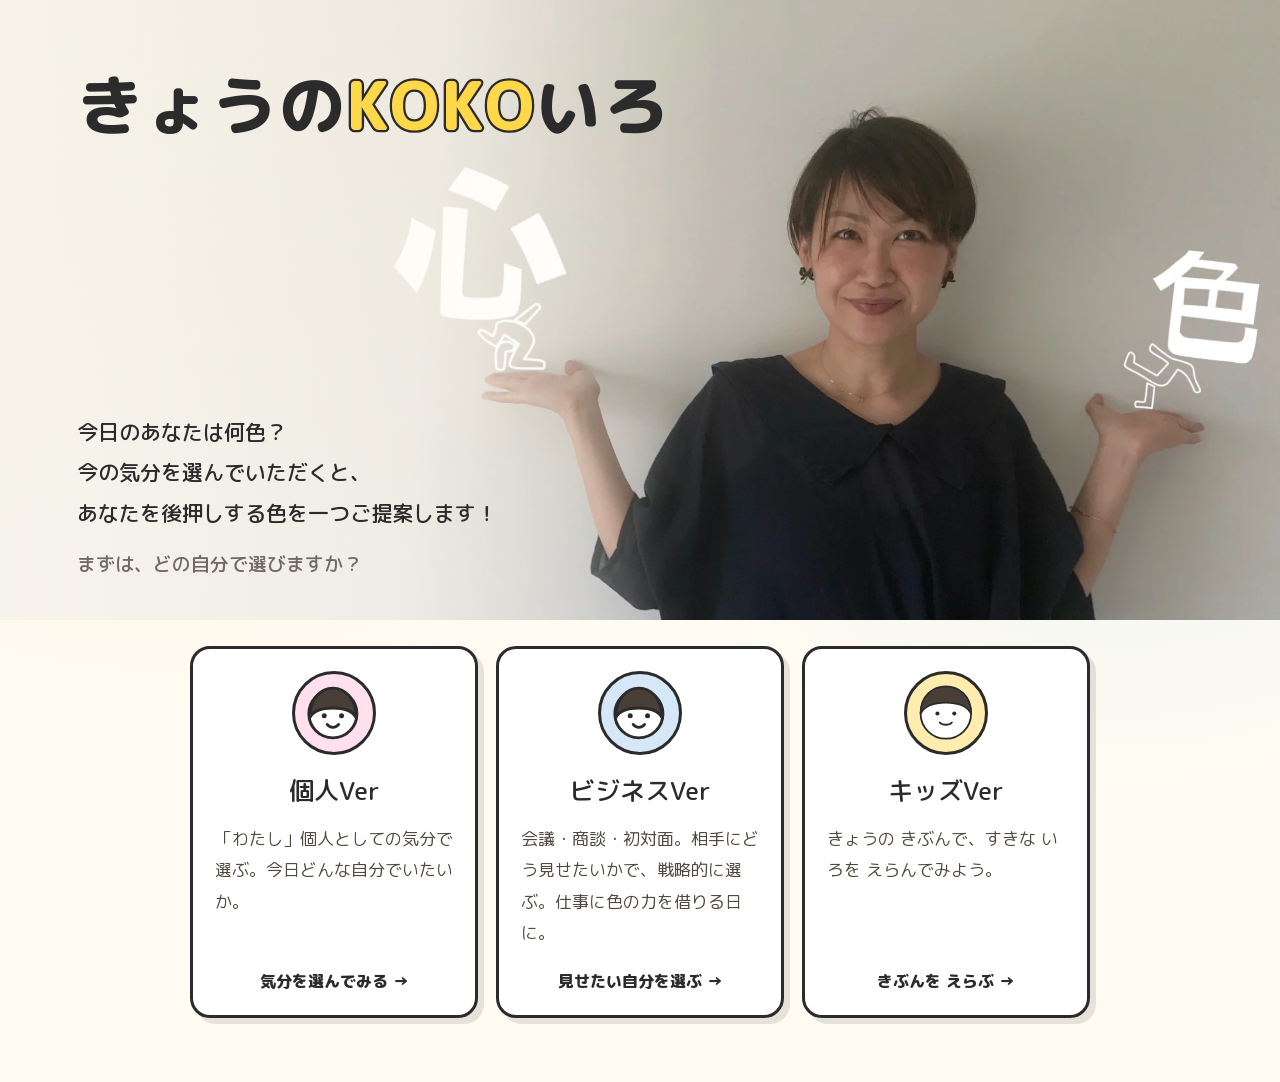
<file: index.html>
<!doctype html>
<html lang="ja">
<head>
<meta charset="utf-8">
<meta name="viewport" content="width=device-width, initial-scale=1">
<title>きょうのKOKOいろ</title>
<link rel="icon" href="data:image/svg+xml,%3Csvg xmlns='http://www.w3.org/2000/svg' viewBox='0 0 32 32'%3E%3Ctext y='26' font-size='26'%3E%F0%9F%8E%A8%3C/text%3E%3C/svg%3E">
<link rel="stylesheet" href="assets/style.css?v=20261016b">
</head>
<body>
<div id="app"></div>
<script src="assets/colors.js?v=20261016b"></script>
<script src="assets/character.js?v=20261016b"></script>
<script src="assets/versions.js?v=20261016b"></script>
<script src="assets/voices.js?v=20261016b"></script>
<script src="assets/app.js?v=20261016b"></script>
<script src="assets/stats.js?v=20261016b"></script>
<script src="assets/embed.js?v=20261016b"></script>
<script>
(function () {
  var root = document.getElementById('app');

  var main = document.createElement('main');
  main.className = 'ki-index';

  /* --- 写真と、その上に重ねる名前・リード文 --- */
  var hero = document.createElement('div');
  hero.className = 'ki-hero';

  /* 写真は名前の入っていないもの1枚。名前は下に文字で出す。 */
  var img = document.createElement('img');
  img.className = 'ki-hero-img';
  img.src = 'assets/hero.webp';
  img.alt = '';
  hero.appendChild(img);

  var heroText = document.createElement('div');
  heroText.className = 'ki-hero-text';

  var h1 = document.createElement('h1');
  h1.className = 'ki-logo';
  /* ロゴのうち「KOKO」だけ見た目を変える。色づけは style.css 側。 */
  'きょうのKOKOいろ'.split('').forEach(function (ch, i) {
    var s = document.createElement('span');
    s.className = 'ki-logo-char' + (i >= 4 && i <= 7 ? ' is-koko' : '');
    s.textContent = ch;
    h1.appendChild(s);
  });
  heroText.appendChild(h1);

  /* リード文と「まずは〜」は、写真の下のほうの空いたところにまとめて置く。
   * 名前は写真の上のほう。間が空くので、2つを別の箱に分けている。 */
  var copy = document.createElement('div');
  copy.className = 'ki-hero-copy';

  var lead = document.createElement('p');
  lead.className = 'ki-lead';
  /* 3段に分ける。自然に折り返させると「気／分」のように語の途中で切れるので、
   * 意味の切れ目で自分で改行する。 */
  ['今日のあなたは何色？',
   '今の気分を選んでいただくと、',
   'あなたを後押しする色を一つご提案します！'].forEach(function (line, i) {
    if (i) lead.appendChild(document.createElement('br'));
    lead.appendChild(document.createTextNode(line));
  });
  copy.appendChild(lead);

  var pick = document.createElement('p');
  pick.className = 'ki-pick';
  pick.textContent = 'まずは、どの自分で選びますか？';
  copy.appendChild(pick);

  heroText.appendChild(copy);
  hero.appendChild(heroText);
  main.appendChild(hero);

  var cards = document.createElement('div');
  cards.className = 'ki-cards';

  /* 気持ちのボタンはここでは見せない。代わりにキャラクターの顔を出して、
   * 3つのうちどれを選ぶか、で迷ってもらう。 */
  var descs = {
    personal: '「わたし」個人としての気分で選ぶ。今日どんな自分でいたいか。',
    business: '会議・商談・初対面。相手にどう見せたいかで、戦略的に選ぶ。仕事に色の力を借りる日に。',
    kids: 'きょうの きぶんで、すきな いろを えらんでみよう。'
  };
  /* 3つが並んだときに見分けがつくよう、顔の後ろの色をVerごとに変える */
  var faceBgs = { personal: '#FFE0EC', business: '#D6E8F7', kids: '#FFECAE' };
  var invites = {
    personal: '気分を選んでみる',
    business: '見せたい自分を選ぶ',
    kids: 'きぶんを えらぶ'
  };

  ['personal', 'business', 'kids'].forEach(function (id) {
    var v = KI.VERSIONS[id];
    var a = document.createElement('a');
    a.className = 'ki-card';
    a.href = id + '.html';

    var face = document.createElement('div');
    face.className = 'ki-card-face';
    face.style.background = faceBgs[id];
    face.innerHTML = KI.renderFace(id);
    a.appendChild(face);

    var h2 = document.createElement('h2');
    h2.textContent = v.label;
    a.appendChild(h2);

    var p = document.createElement('p');
    p.textContent = descs[id];
    a.appendChild(p);

    var go = document.createElement('span');
    go.className = 'ki-card-go';
    go.textContent = invites[id] + ' →';
    a.appendChild(go);

    cards.appendChild(a);
  });
  main.appendChild(cards);
  root.appendChild(main);
})();
</script>
</body>
</html>
</file>
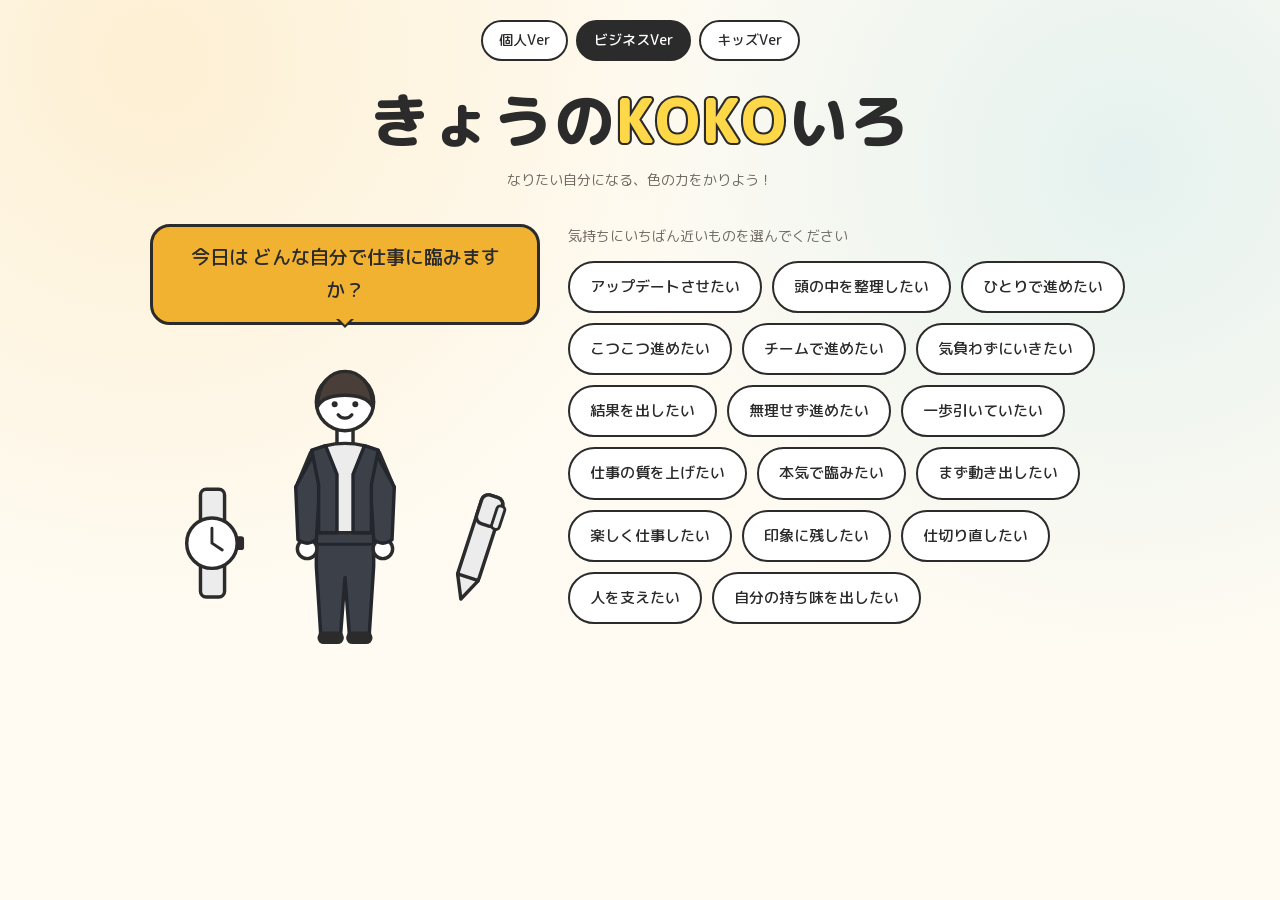
<file: business.html>
<!doctype html>
<html lang="ja">
<head>
<meta charset="utf-8">
<meta name="viewport" content="width=device-width, initial-scale=1">
<title>きょうのKOKOいろ（ビジネスVer）</title>
<link rel="icon" href="data:image/svg+xml,%3Csvg xmlns='http://www.w3.org/2000/svg' viewBox='0 0 32 32'%3E%3Ctext y='26' font-size='26'%3E%F0%9F%8E%A8%3C/text%3E%3C/svg%3E">
<link rel="stylesheet" href="assets/style.css?v=20261016b">
</head>
<body>
<div id="app"></div>
<script src="assets/colors.js?v=20261016b"></script>
<script src="assets/character.js?v=20261016b"></script>
<script src="assets/versions.js?v=20261016b"></script>
<script src="assets/voices.js?v=20261016b"></script>
<script src="assets/cheers.js?v=20261016b"></script>
<script src="assets/app.js?v=20261016b"></script>
<script src="assets/stats.js?v=20261016b"></script>
<script src="assets/embed.js?v=20261016b"></script>
<script>KI.init('business');</script>
</body>
</html>
</file>
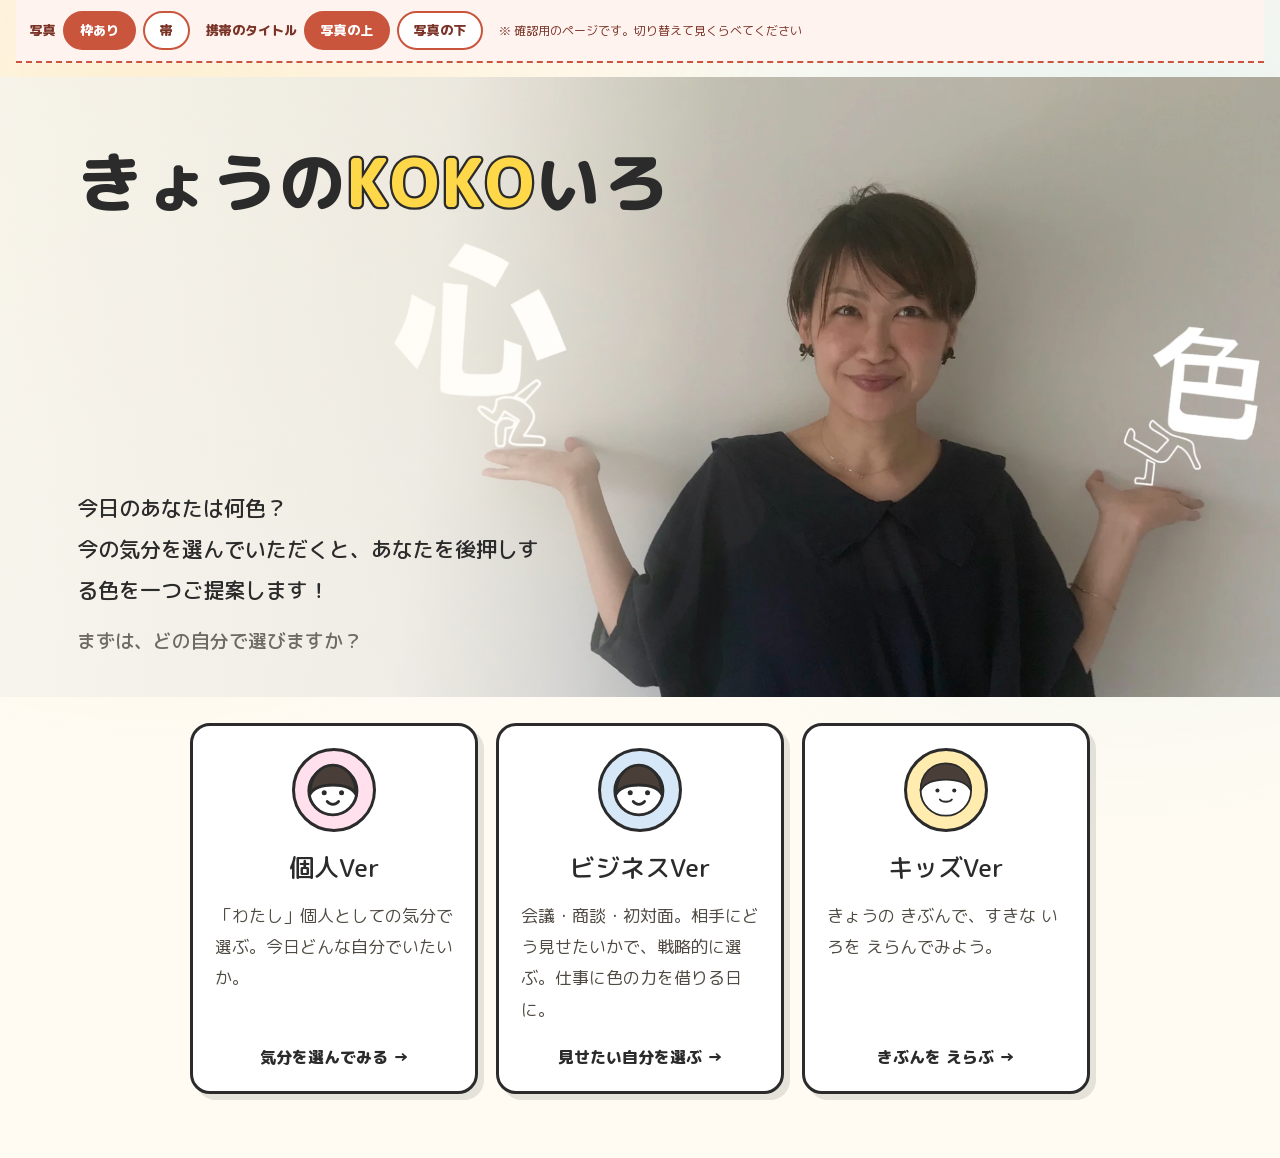
<file: kakunin.html>
<!doctype html>
<html lang="ja">
<head>
<meta charset="utf-8">
<meta name="viewport" content="width=device-width, initial-scale=1">
<title>きょうのKOKOいろ（確認用）</title>
<link rel="icon" href="data:image/svg+xml,%3Csvg xmlns='http://www.w3.org/2000/svg' viewBox='0 0 32 32'%3E%3Ctext y='26' font-size='26'%3E%F0%9F%8E%A8%3C/text%3E%3C/svg%3E">
<link rel="stylesheet" href="assets/style.css?v=20261016b">
<link rel="stylesheet" href="assets/kakunin.css?v=20261016b">
<meta name="robots" content="noindex">
</head>
<body>
<div class="pv-bar">
  <div class="pv-group">
    <span class="pv-label">写真</span>
    <button class="pv-btn" id="bFrame" type="button" aria-pressed="true">枠あり</button>
    <button class="pv-btn" id="bBand" type="button" aria-pressed="false">帯</button>
  </div>
  <div class="pv-group">
    <span class="pv-label">携帯のタイトル</span>
    <button class="pv-btn" id="bAbove" type="button" aria-pressed="true">写真の上</button>
    <button class="pv-btn" id="bBelow" type="button" aria-pressed="false">写真の下</button>
  </div>
  <span class="pv-hint">※ 確認用のページです。切り替えて見くらべてください</span>
</div>
<div id="app"></div>
<script src="assets/colors.js?v=20261016b"></script>
<script src="assets/character.js?v=20261016b"></script>
<script src="assets/versions.js?v=20261016b"></script>
<script src="assets/voices.js?v=20261016b"></script>
<script src="assets/app.js?v=20261016b"></script>
<script>
(function () {
  var root = document.getElementById('app');

  var main = document.createElement('main');
  main.className = 'ki-index';

  /* --- 写真と、その上に重ねる名前・リード文 --- */
  var hero = document.createElement('div');
  hero.className = 'ki-hero';

  var img = document.createElement('img');
  img.className = 'ki-hero-img';
  img.src = 'assets/hero.webp';
  img.alt = '';
  hero.appendChild(img);

  var heroText = document.createElement('div');
  heroText.className = 'ki-hero-text';

  var h1 = document.createElement('h1');
  h1.className = 'ki-logo';
  /* ロゴのうち「KOKO」だけ見た目を変える。色づけは style.css 側。 */
  'きょうのKOKOいろ'.split('').forEach(function (ch, i) {
    var s = document.createElement('span');
    s.className = 'ki-logo-char' + (i >= 4 && i <= 7 ? ' is-koko' : '');
    s.textContent = ch;
    h1.appendChild(s);
  });
  heroText.appendChild(h1);

  /* リード文と「まずは〜」は、写真の下のほうの空いたところにまとめて置く。
   * 名前は写真の上のほう。間が空くので、2つを別の箱に分けている。 */
  var copy = document.createElement('div');
  copy.className = 'ki-hero-copy';

  var lead = document.createElement('p');
  lead.className = 'ki-lead';
  /* 「気分をひとつ選ぶだけで」から下の段にする。
   * 自然に折り返させると「気／分」のように語の途中で切れてしまう。 */
  lead.appendChild(document.createTextNode('今日のあなたは何色？'));
  lead.appendChild(document.createElement('br'));
  lead.appendChild(document.createTextNode('今の気分を選んでいただくと、あなたを後押しする色を一つご提案します！'));
  copy.appendChild(lead);

  var pick = document.createElement('p');
  pick.className = 'ki-pick';
  pick.textContent = 'まずは、どの自分で選びますか？';
  copy.appendChild(pick);

  heroText.appendChild(copy);
  hero.appendChild(heroText);
  main.appendChild(hero);

  var cards = document.createElement('div');
  cards.className = 'ki-cards';

  /* 気持ちのボタンはここでは見せない。代わりにキャラクターの顔を出して、
   * 3つのうちどれを選ぶか、で迷ってもらう。 */
  var descs = {
    personal: '「わたし」個人としての気分で選ぶ。今日どんな自分でいたいか。',
    business: '会議・商談・初対面。相手にどう見せたいかで、戦略的に選ぶ。仕事に色の力を借りる日に。',
    kids: 'きょうの きぶんで、すきな いろを えらんでみよう。'
  };
  /* 3つが並んだときに見分けがつくよう、顔の後ろの色をVerごとに変える */
  var faceBgs = { personal: '#FFE0EC', business: '#D6E8F7', kids: '#FFECAE' };
  var invites = {
    personal: '気分を選んでみる',
    business: '見せたい自分を選ぶ',
    kids: 'きぶんを えらぶ'
  };

  ['personal', 'business', 'kids'].forEach(function (id) {
    var v = KI.VERSIONS[id];
    var a = document.createElement('a');
    a.className = 'ki-card';
    a.href = id + '.html';

    var face = document.createElement('div');
    face.className = 'ki-card-face';
    face.style.background = faceBgs[id];
    face.innerHTML = KI.renderFace(id);
    a.appendChild(face);

    var h2 = document.createElement('h2');
    h2.textContent = v.label;
    a.appendChild(h2);

    var p = document.createElement('p');
    p.textContent = descs[id];
    a.appendChild(p);

    var go = document.createElement('span');
    go.className = 'ki-card-go';
    go.textContent = invites[id] + ' →';
    a.appendChild(go);

    cards.appendChild(a);
  });
  main.appendChild(cards);
  root.appendChild(main);
})();
</script>
<script>
/* 確認用の切り替え。html に目印を付けたり外したりするだけで、
 * 中身（色やボタン）はトップページとまったく同じものを使っている。 */
(function () {
  var root = document.documentElement;
  function pair(onId, offId, cls) {
    var on = document.getElementById(onId), off = document.getElementById(offId);
    function set(use) {
      if (use) root.classList.add(cls); else root.classList.remove(cls);
      on.setAttribute('aria-pressed', use ? 'true' : 'false');
      off.setAttribute('aria-pressed', use ? 'false' : 'true');
    }
    on.addEventListener('click', function () { set(true); });
    off.addEventListener('click', function () { set(false); });
  }
  pair('bBand', 'bFrame', 'is-band');
  pair('bBelow', 'bAbove', 'is-title-below');
})();
</script>
</body>
</html>
</file>
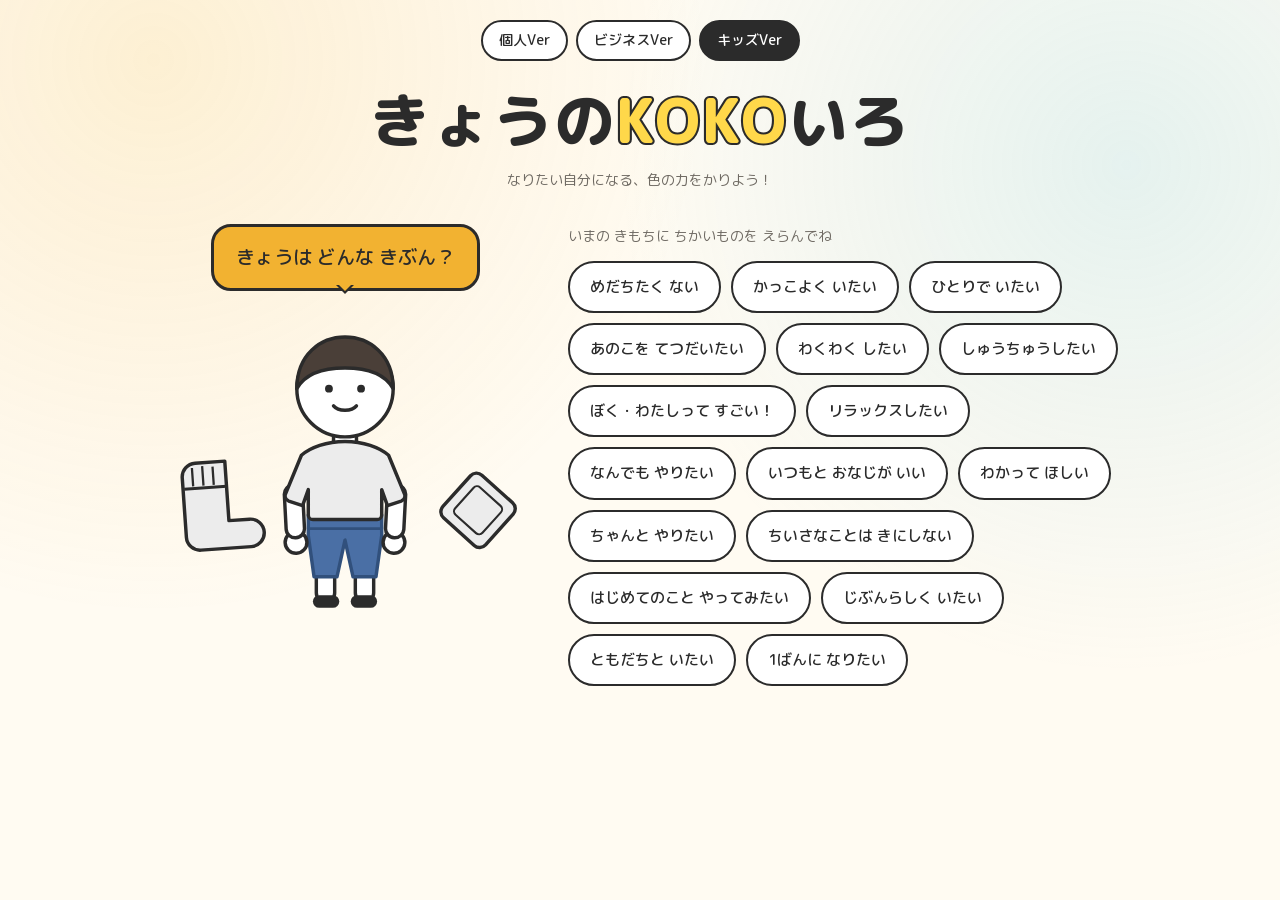
<file: kids.html>
<!doctype html>
<html lang="ja">
<head>
<meta charset="utf-8">
<meta name="viewport" content="width=device-width, initial-scale=1">
<title>きょうのKOKOいろ（キッズVer）</title>
<link rel="icon" href="data:image/svg+xml,%3Csvg xmlns='http://www.w3.org/2000/svg' viewBox='0 0 32 32'%3E%3Ctext y='26' font-size='26'%3E%F0%9F%8E%A8%3C/text%3E%3C/svg%3E">
<link rel="stylesheet" href="assets/style.css?v=20261016b">
</head>
<body>
<div id="app"></div>
<script src="assets/colors.js?v=20261016b"></script>
<script src="assets/character.js?v=20261016b"></script>
<script src="assets/versions.js?v=20261016b"></script>
<script src="assets/voices.js?v=20261016b"></script>
<script src="assets/cheers.js?v=20261016b"></script>
<script src="assets/app.js?v=20261016b"></script>
<script src="assets/stats.js?v=20261016b"></script>
<script src="assets/embed.js?v=20261016b"></script>
<script>KI.init('kids');</script>
</body>
</html>
</file>
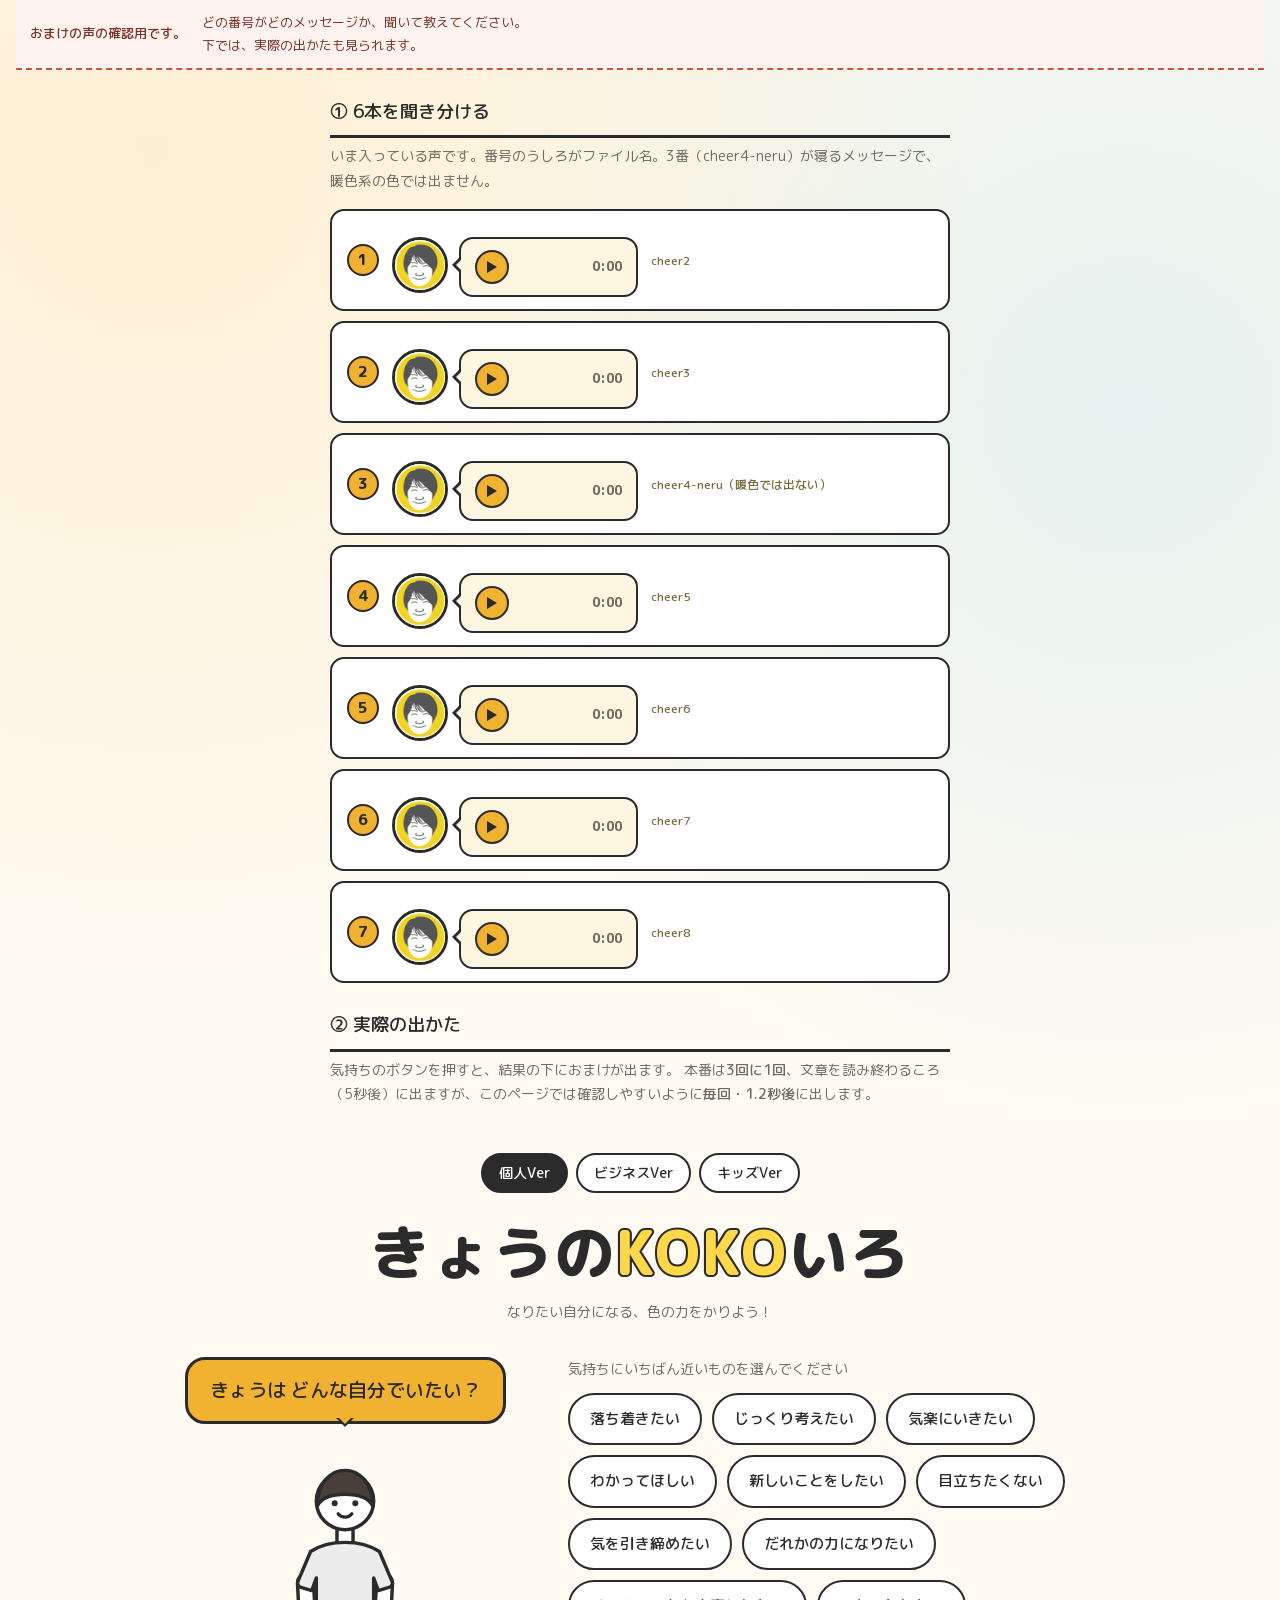
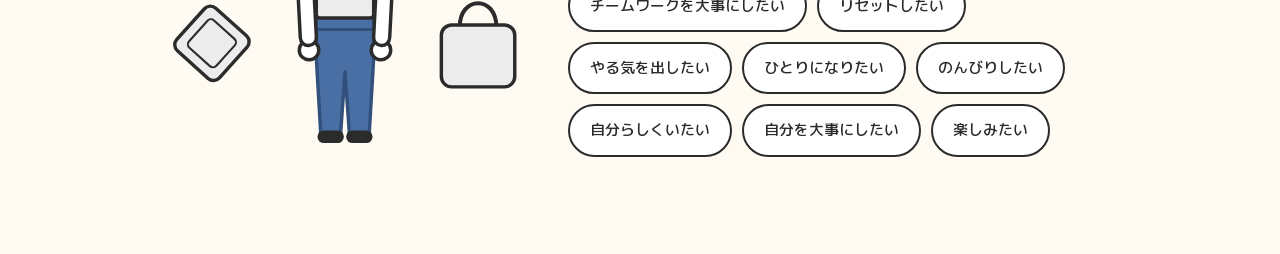
<file: omake.html>
<!doctype html>
<html lang="ja">
<head>
<meta charset="utf-8">
<meta name="viewport" content="width=device-width, initial-scale=1">
<meta name="robots" content="noindex">
<title>おまけの声 確認用</title>
<link rel="icon" href="data:image/svg+xml,%3Csvg xmlns='http://www.w3.org/2000/svg' viewBox='0 0 32 32'%3E%3Ctext y='26' font-size='26'%3E%F0%9F%8E%81%3C/text%3E%3C/svg%3E">
<link rel="stylesheet" href="assets/style.css?v=20261016b">
<link rel="stylesheet" href="assets/kakunin.css?v=20261016b">
<style>
/* このページだけの、聞き分け用の並び */
.oc { max-width: 620px; margin: 0 auto 26px; }
.oc h2 {
  margin: 26px 0 6px; font-size: 18px;
  padding-bottom: 8px; border-bottom: 3px solid var(--ki-line);
}
.oc p.oc-lead { margin: 0 0 16px; font-size: 14px; color: var(--ki-muted); }
.oc-list { display: grid; gap: 10px; margin: 0; padding: 0; list-style: none; }
.oc-item {
  display: flex; align-items: center; gap: 13px;
  padding: 12px 15px; background: #fff;
  border: 2px solid var(--ki-line); border-radius: 14px;
}
.oc-no {
  width: 32px; height: 32px; flex: none; border-radius: 50%;
  background: var(--ki-mustard); border: 2px solid var(--ki-line);
  display: flex; align-items: center; justify-content: center;
  font-size: 15px; font-weight: 900;
}
.oc-item .voice { flex: 1; min-width: 0; }
.oc-file { flex: none; font-size: 12px; color: #7A6A3A; font-weight: 700; }
</style>
</head>
<body>

<div class="pv-bar">
  <b>おまけの声の確認用です。</b>
  どの番号がどのメッセージか、聞いて教えてください。<br>
  下では、実際の出かたも見られます。
</div>

<section class="oc">
  <h2>① 6本を聞き分ける</h2>
  <p class="oc-lead">いま入っている声です。番号のうしろがファイル名。3番（cheer4-neru）が寝るメッセージで、暖色系の色では出ません。</p>
  <ul class="oc-list" id="list"></ul>
</section>

<section class="oc">
  <h2>② 実際の出かた</h2>
  <p class="oc-lead">
    気持ちのボタンを押すと、結果の下におまけが出ます。
    本番は<b>3回に1回</b>、文章を読み終わるころ（5秒後）に出ますが、このページでは確認しやすいように<b>毎回・1.2秒後</b>に出します。
  </p>
</section>

<div id="app"></div>

<script src="assets/colors.js?v=20261016b"></script>
<script src="assets/character.js?v=20261016b"></script>
<script src="assets/versions.js?v=20261016b"></script>
<script src="assets/voices.js?v=20261016b"></script>
<script src="assets/cheers.js?v=20261016b"></script>
<script src="assets/app.js?v=20261016b"></script>
<script>
/* このページだけの割り当て。ふだんのページには出ない。 */
KI.CHEER_RATE = 1;      /* 確認しやすいように毎回出す */
KI.CHEER_DELAY = 1200;  /* 待ち時間も短くする（本番は5秒） */

/* 聞き分け用の並びを作る。
 * 番号のうしろにファイル名も出す。番号は入れ替えで動くが、
 * ファイル名は動かないので、「どれを消す」の行き違いが起きない。 */
(function () {
  var list = document.getElementById('list');
  KI.CHEERS.forEach(function (c, i) {
    var li = document.createElement('li');
    li.className = 'oc-item';
    var no = document.createElement('span');
    no.className = 'oc-no';
    no.textContent = String(i + 1);
    li.appendChild(no);
    li.appendChild(KI.buildVoiceBar(KI.VOICE_DIR + c.file, (i + 1) + '番'));
    var nm = document.createElement('span');
    nm.className = 'oc-file';
    nm.textContent = c.file.replace('.m4a', '') + (c.skip ? '（暖色では出ない）' : '');
    li.appendChild(nm);
    list.appendChild(li);
  });
})();

KI.init('personal');
</script>
</body>
</html>
</file>
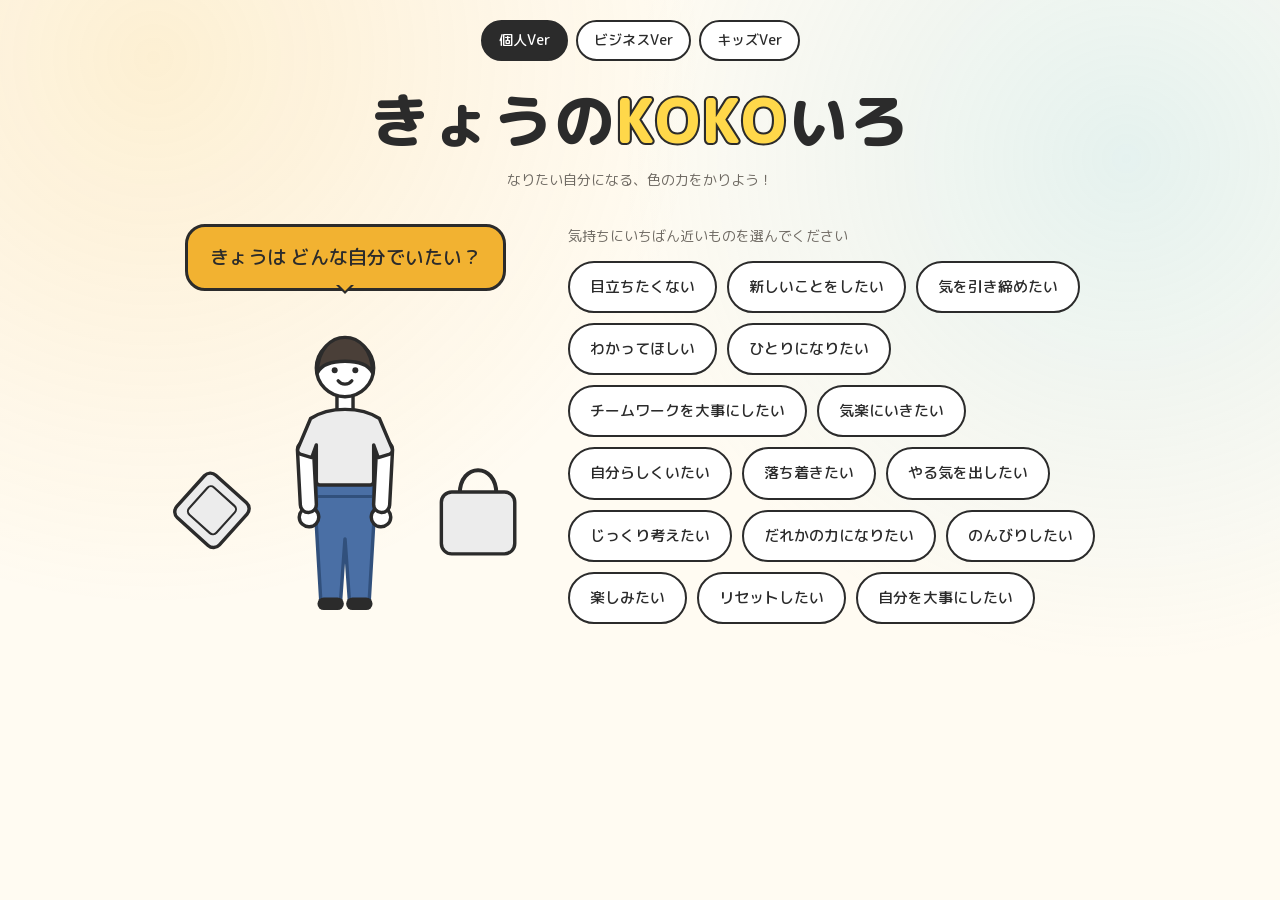
<file: personal.html>
<!doctype html>
<html lang="ja">
<head>
<meta charset="utf-8">
<meta name="viewport" content="width=device-width, initial-scale=1">
<title>きょうのKOKOいろ（個人Ver）</title>
<link rel="icon" href="data:image/svg+xml,%3Csvg xmlns='http://www.w3.org/2000/svg' viewBox='0 0 32 32'%3E%3Ctext y='26' font-size='26'%3E%F0%9F%8E%A8%3C/text%3E%3C/svg%3E">
<link rel="stylesheet" href="assets/style.css?v=20261016b">
</head>
<body>
<div id="app"></div>
<script src="assets/colors.js?v=20261016b"></script>
<script src="assets/character.js?v=20261016b"></script>
<script src="assets/versions.js?v=20261016b"></script>
<script src="assets/voices.js?v=20261016b"></script>
<script src="assets/cheers.js?v=20261016b"></script>
<script src="assets/app.js?v=20261016b"></script>
<script src="assets/stats.js?v=20261016b"></script>
<script src="assets/embed.js?v=20261016b"></script>
<script>KI.init('personal');</script>
</body>
</html>
</file>
<file: assets/style.css>
/* ---------- 字体 ----------
 * サイト全体で、丸くてPOPな「Rounded M+ 1c」を使う。
 * 端末まかせだと、iPhoneは丸ゴ、Androidは角ゴと形が変わってしまうため、
 * ファイルをサイトの中に置いて、どの端末でも同じ形にしている。
 * 外のどこにも取りに行かない。
 *
 * 太さは、字体のもつ太さを一段ずつ軽いほうにずらしてある。
 *   ページで 400 と書いたところ → Regular
 *   ページで 700 と書いたところ → Medium
 *   ページで 800・900 と書いたところ → ExtraBold
 * いちばん太い Black は使わない。重たく見えるため。
 *
 * ライセンスと作り直し方は assets/font/README.txt を見ること。
 * swap にしてあるので、読み込みが終わるまでは端末の字で表示され、
 * 終わったら差し替わる。文字が消える時間は作らない。 */
@font-face {
  font-family: "KokoRounded";
  src: url("font/mplus-rounded-regular.woff2") format("woff2");
  font-weight: 400; font-style: normal; font-display: swap;
}
@font-face {
  font-family: "KokoRounded";
  src: url("font/mplus-rounded-medium.woff2") format("woff2");
  font-weight: 700; font-style: normal; font-display: swap;
}
@font-face {
  font-family: "KokoRounded";
  src: url("font/mplus-rounded-extrabold.woff2") format("woff2");
  font-weight: 900; font-style: normal; font-display: swap;
}

/* POPな見た目は3Ver共通。差分は versions.js 側の文言だけ。 */
:root {
  --ki-ink: #2b2b2b;
  --ki-paper: #FFFBF2;
  --ki-card: #ffffff;
  --ki-mustard: #F2B231;
  --ki-line: #2b2b2b;
  --ki-muted: #6f6a63;
  --ki-accent: #F2B231;
  --ki-koko: #FFD84A;   /* ロゴの「KOKO」の黄色 */
  --ki-round: 20px;
  /* 読み込みが終わるまでと、字体に無い文字のときは、うしろの端末の字を使う */
  --ki-font: "KokoRounded", "Hiragino Maru Gothic ProN", "Hiragino Kaku Gothic ProN",
             "Yu Gothic Medium", "Meiryo", system-ui, sans-serif;
}

* { box-sizing: border-box; }

body {
  margin: 0;
  padding: 0 16px 64px;
  /* 写真を画面いっぱいに出すために 100vw を使う。
   * パソコンではスクロールバーのぶんだけはみ出すので、そこを切る。 */
  overflow-x: clip;
  background:
    radial-gradient(circle at 12% 8%, rgba(242,178,49,.16), transparent 42%),
    radial-gradient(circle at 88% 22%, rgba(127,204,227,.20), transparent 40%),
    var(--ki-paper);
  color: var(--ki-ink);
  font-family: var(--ki-font);
  line-height: 1.75;
  -webkit-text-size-adjust: 100%;
}

/* ---------- ヘッダー ---------- */
.ki-header { max-width: 980px; margin: 0 auto; padding: 20px 0 8px; text-align: center; }

.ki-nav { display: flex; gap: 8px; justify-content: center; flex-wrap: wrap; margin-bottom: 22px; }
.ki-nav-link {
  padding: 6px 16px; border: 2px solid var(--ki-line); border-radius: 999px;
  background: #fff; color: var(--ki-ink); text-decoration: none;
  font-size: 14px; font-weight: 700;
}
.ki-nav-link:hover { background: #fff3d8; }
.ki-nav-link.is-current { background: var(--ki-ink); color: #fff; }

/* 「きょうのKOKOいろ」は10文字あるので、狭い画面では字を小さくして1行に収める。
 * 途中で折り返すとロゴとして読めなくなるため、折り返しは禁止する。 */
/* ロゴも本文と同じ字体にそろえる。
 * 以前はロゴだけ角ゴシックにしていたが、ページの中で2種類の字体が混ざるので、
 * 本文のまるいゴシックに統一した。「KOKO」の英字も同じ字体から出る。
 * 字体の指定は body 側にあるので、ここでは何も指定しない（受け継がせる）。 */
.ki-logo {
  margin: 0; font-size: clamp(24px, 7.8vw, 60px);
  line-height: 1.25; letter-spacing: .02em; white-space: nowrap;
  font-weight: 900;
}
.ki-logo-char { display: inline-block; }
/* 「KOKO」だけ黄色にして、黒いふちで囲む。
 * ふちは線で描く。影を八方向に置く方法だと角がギザギザに見えるため。
 * paint-order で線を文字の下に回し、文字が細らないようにしている。
 * 太さは em なので、ロゴが縮んでも見た目の比率が変わらない。 */
.ki-logo-char.is-koko {
  color: var(--ki-koko);
  -webkit-text-stroke: .07em var(--ki-line);
  paint-order: stroke fill;
}

.ki-tagline { margin: 10px 0 0; color: var(--ki-muted); font-size: 14px; }


/* ---------- ホームページに埋めこんだとき ----------
 * embed.js が html に ki-embed を付ける。単独で開いたときは付かない。 */

/* 枠が中身より高くなった場合でも、下が白く抜けて見えないようにする。
 * 色をつけているのは body だけなので、その下は何も塗られていなかった。 */
html { background: var(--ki-paper); }

/* 題はホームページ側がすでに出しているので、こちらでは出さない。
 * 読み上げと検索のためだけに残す。そのぶん中身が上に来る。 */
.ki-embed .ki-header .ki-logo,
.ki-embed .ki-header .ki-tagline {
  position: absolute; width: 1px; height: 1px; margin: -1px; padding: 0;
  overflow: hidden; clip-path: inset(50%); white-space: nowrap;
}
.ki-embed .ki-header { padding: 14px 0 4px; }

/* ---------- 本体 ---------- */
.ki-main {
  max-width: 980px; margin: 24px auto 0;
  display: grid; gap: 28px; grid-template-columns: minmax(260px, 390px) 1fr;
  align-items: start;
}
@media (max-width: 760px) {
  .ki-main { grid-template-columns: 1fr; }
}
/* 結果を読んでいる間もキャラクターが見えているようにする */
@media (min-width: 761px) {
  .ki-stage { position: sticky; top: 20px; }
}

/* ---------- 吹き出しとキャラクター ---------- */
.ki-stage { text-align: center; }

.ki-bubble {
  position: relative; display: inline-block; max-width: 100%;
  margin: 0 auto 22px; padding: 14px 22px;
  background: var(--ki-mustard); border: 3px solid var(--ki-line); border-radius: var(--ki-round);
  font-weight: 700; font-size: clamp(15px, 3.6vw, 19px);
}
.ki-bubble::after {
  content: ""; position: absolute; left: 50%; bottom: -15px; transform: translateX(-50%);
  border: 9px solid transparent; border-top-color: var(--ki-line);
}
.ki-bubble::before {
  content: ""; position: absolute; left: 50%; bottom: -10px; transform: translateX(-50%);
  border: 7px solid transparent; border-top-color: var(--ki-mustard); z-index: 1;
}

.ki-figure { display: block; }
.ki-character { width: 100%; max-width: 390px; height: auto; display: block; margin: 0 auto; }
.ki-character path,
.ki-character rect,
.ki-character circle,
.ki-character polygon { transition: fill .35s ease, stroke .35s ease; }
.ki-deco { opacity: 0; animation: ki-pop .45s ease forwards; }
.ki-deco:nth-of-type(2n) { animation-delay: .06s; }
.ki-deco:nth-of-type(3n) { animation-delay: .12s; }
@keyframes ki-pop { from { opacity: 0; transform: scale(.4); } to { opacity: 1; transform: scale(1); } }
@media (prefers-reduced-motion: reduce) {
  .ki-deco { opacity: 1; animation: none; }
  .ki-character * { transition: none; }
}

/* ---------- チップ ---------- */
.ki-chip-area { transition: opacity .2s ease; }
.ki-chip-area.is-busy { opacity: .5; }
.ki-chip-label { margin: 0 0 12px; font-size: 14px; color: var(--ki-muted); }

.ki-chips { display: flex; flex-wrap: wrap; gap: 10px; }
.ki-chip {
  padding: 11px 20px; border: 2px solid var(--ki-line); border-radius: 999px;
  background: #fff; color: var(--ki-ink); cursor: pointer;
  font: inherit; font-size: 15px; font-weight: 700;
  transition: transform .12s ease, background .15s ease;
}
.ki-chip:hover:not(:disabled) { background: #fff3d8; transform: translateY(-2px); }
.ki-chip:active:not(:disabled) { transform: translateY(0); }
.ki-chip:disabled { cursor: default; }

/* ---------- 結果 ---------- */
.ki-result {
  background: var(--ki-card); border: 3px solid var(--ki-line);
  border-radius: var(--ki-round); padding: 22px;
  box-shadow: 6px 6px 0 rgba(43,43,43,.12);
}

.ki-color-head { display: flex; align-items: center; gap: 14px; }
.ki-swatch { width: 58px; height: 58px; border-radius: 16px; border: 3px solid var(--ki-line); flex: none; }
.ki-color-names { min-width: 0; }
.ki-color-name { margin: 0; font-size: 28px; font-weight: 800; line-height: 1.2; }
.ki-color-hex { margin: 0; font-size: 13px; color: var(--ki-muted); font-family: ui-monospace, "SFMono-Regular", monospace; }

.ki-echo { margin: 16px 0 4px; font-size: 13px; color: var(--ki-muted); }
.ki-message {
  margin: 0 0 20px; padding: 14px 16px; font-size: 16px; font-weight: 700;
  background: #fff6e2; border-left: 6px solid var(--ki-accent); border-radius: 0 12px 12px 0;
}

/* 取り入れ方は1枠にまとめる。結果カードの主役なので少し大きめに扱う。 */
.ki-howto { border: 2px solid #e6ded0; border-radius: 16px; padding: 18px 20px; background: #fffdf8; }
.ki-howto-head { display: flex; align-items: center; gap: 9px; margin-bottom: 8px; }
.ki-howto-icon { font-size: 22px; line-height: 1; }
.ki-howto-label { margin: 0; font-size: 15px; font-weight: 800; }
.ki-howto-body { margin: 0; font-size: 15.5px; line-height: 1.85; }

.ki-again {
  margin-top: 22px; width: 100%; padding: 13px; cursor: pointer;
  font: inherit; font-size: 16px; font-weight: 800;
  background: var(--ki-ink); color: #fff; border: none; border-radius: 999px;
}
.ki-again:hover { background: #444; }

/* ---------- 播本さんの声 ----------
 * 吹き出しの中身は再生ボタンだけ。締めの一文は本文のほうに残してある。
 * 音が出せない場所で開く人がいるので、文字を声に置きかえてしまわない。 */
.ki-say { display: flex; align-items: flex-start; gap: 11px; margin-top: 14px; }
.ki-say-face {
  width: 56px; height: 56px; flex: none; border-radius: 50%;
  border: 3px solid var(--ki-line); overflow: hidden;
}
.ki-say-face img { width: 100%; height: 100%; display: block; object-fit: cover; }
.ki-say-bubble {
  position: relative; flex: 1; min-width: 0;
  padding: 11px 14px;
  background: #FFF6E2; border: 2px solid var(--ki-line); border-radius: 14px;
}
/* 吹き出しのしっぽ。顔のほうを向かせる */
.ki-say-bubble::before,
.ki-say-bubble::after {
  content: ""; position: absolute; top: 18px; width: 0; height: 0;
  border: 8px solid transparent;
}
.ki-say-bubble::before { left: -17px; border-right-color: var(--ki-line); }
.ki-say-bubble::after  { left: -13px; border-right-color: #FFF6E2; }

.voice {
  display: flex; align-items: center; gap: 10px; width: 100%;
  margin: 0; padding: 0; cursor: pointer; font: inherit; text-align: left;
  background: none; border: none; color: inherit;
}
.voice:focus-visible { outline: 3px solid #0068B7; outline-offset: 4px; border-radius: 10px; }
.voice-btn {
  width: 34px; height: 34px; flex: none; border-radius: 50%;
  border: 2px solid var(--ki-line); background: var(--ki-mustard);
  display: flex; align-items: center; justify-content: center;
}
.voice-btn svg { width: 14px; height: 14px; display: block; }
.voice-wave { display: flex; align-items: center; gap: 2.5px; flex: 1; min-width: 0; height: 26px; }
.voice-wave i {
  display: block; flex: 1; min-width: 0; max-width: 4px; border-radius: 2px;
  background: #D8CDB4; height: 30%;
}
.voice-wave i.is-on { background: var(--ki-line); }
.voice.is-playing .voice-wave i.is-on { animation: ki-bounce .5s ease-in-out infinite alternate; }
@keyframes ki-bounce { to { transform: scaleY(1.45); } }
.voice-time {
  flex: none; font-size: 12.5px; font-weight: 800; color: var(--ki-muted);
  font-variant-numeric: tabular-nums;
}
@media (prefers-reduced-motion: reduce) {
  .voice.is-playing .voice-wave i.is-on { animation: none; }
}

/* ---------- おまけの声 ----------
 * 3回に1回くらい、文章を読み終わったころに箱が飛び出す。
 * 押すとふたが開いて、中から顔が出て声が鳴る。 */
.ki-omake {
  /* 画面の外に出ているときに動かすので、ふちにぴったり付かないよう余白をとる */
  scroll-margin: 16px 0 26px;
  position: relative; overflow: hidden;
  margin-top: 18px; padding: 16px 18px 15px; text-align: center;
  background: linear-gradient(135deg, #FFF6DF 0%, #FFE6A6 100%);
  border: 3px solid var(--ki-line); border-radius: 18px;
  box-shadow: 4px 4px 0 rgba(43,43,43,.16);
}
.ki-omake.is-in { animation: ki-omake-in .55s cubic-bezier(.18, 1.5, .5, 1) both; }
@keyframes ki-omake-in {
  from { opacity: 0; transform: scale(.88) translateY(14px); }
  to   { opacity: 1; transform: none; }
}
.ki-omake-head {
  display: flex; align-items: center; justify-content: center; gap: 7px;
  margin: 0 0 12px; font-size: 16px; font-weight: 900;
}
.ki-omake-spark { font-size: 18px; line-height: 1; animation: ki-spark 1.6s ease-in-out infinite; }
@keyframes ki-spark {
  0%, 100% { transform: scale(1) rotate(0deg); }
  50%      { transform: scale(1.22) rotate(12deg); }
}

/* ---- 箱 ---- */
.ki-gift-stage { display: flex; justify-content: center; }
.ki-gift {
  position: relative; width: 136px; height: 172px;
  padding: 0; border: none; background: none; cursor: pointer;
  font: inherit; color: inherit;
}
.ki-gift:disabled { cursor: default; }
.ki-gift:focus-visible { outline: 3px solid #0068B7; outline-offset: 4px; border-radius: 14px; }

/* 箱は下に寄せて置き、上に顔が出る場所をあけておく */
.ki-gift-art {
  position: absolute; left: 50%; bottom: 0; z-index: 2;
  transform: translateX(-50%);
  width: 124px; display: block;
}
.ki-gift-svg { display: block; width: 100%; height: auto; overflow: visible; }

/* ふただけを飛ばす */
.ki-gift-lid {
  transform-box: fill-box; transform-origin: 50% 100%;
  transition: transform .55s cubic-bezier(.2, 1.35, .4, 1);
}
.is-open .ki-gift-lid { transform: translate(56px, -6px) rotate(-22deg); }

/* 開くまでは箱が小さく跳ねて、押せることを伝える */
.ki-omake:not(.is-open) .ki-gift-art { animation: ki-gift-hop 1.5s ease-in-out infinite; }
@keyframes ki-gift-hop {
  0%, 100% { transform: translateX(-50%) translateY(0) rotate(0deg); }
  30%      { transform: translateX(-50%) translateY(-7px) rotate(-3deg); }
  60%      { transform: translateX(-50%) translateY(0) rotate(3deg); }
}
.ki-gift:hover:not(:disabled) .ki-gift-art { animation-play-state: paused; transform: translateX(-50%) scale(1.05); }

/* 顔は箱の中から上に出てくる。箱の後ろ側に置いてある */
.ki-gift-face {
  display: block;
  position: absolute; left: 50%; bottom: 30px; z-index: 1;
  width: 72px; height: 72px; border-radius: 50%;
  border: 3px solid var(--ki-line); overflow: hidden; background: #fff;
  transform: translate(-50%, 10px) scale(.4); opacity: 0;
  transition: transform .6s cubic-bezier(.2, 1.6, .4, 1), opacity .3s ease;
}
.ki-gift-face img { width: 100%; height: 100%; display: block; object-fit: cover; }
.is-open .ki-gift-face { transform: translate(-50%, -70px) scale(1); opacity: 1; }

/* 開いたときに散る光 */
.ki-gift-star {
  position: absolute; z-index: 3; font-size: 17px; color: #E8A317;
  opacity: 0; pointer-events: none;
}
.ki-gift-star.s1 { left: 6px;  top: 44px; }
.ki-gift-star.s2 { right: 2px; top: 30px; font-size: 21px; }
.ki-gift-star.s3 { right: 22px; top: 76px; font-size: 14px; }
.is-open .ki-gift-star { animation: ki-gift-star .9s ease-out both; }
.is-open .ki-gift-star.s2 { animation-delay: .08s; }
.is-open .ki-gift-star.s3 { animation-delay: .16s; }
@keyframes ki-gift-star {
  0%   { opacity: 0; transform: scale(.3); }
  40%  { opacity: 1; transform: scale(1.25); }
  100% { opacity: 0; transform: scale(1) translateY(-14px); }
}

.ki-gift-hint {
  margin: 10px 0 0; font-size: 13.5px; font-weight: 800; color: #7A6A3A;
}

/* ---- 開いたあと ---- */
.ki-omake-open { margin-top: 12px; }
.ki-omake .ki-say { margin-top: 0; }
.ki-omake .ki-say-face { display: none; }
.ki-omake .ki-say-bubble { background: #fff; }
.ki-omake .ki-say-bubble::before,
.ki-omake .ki-say-bubble::after { display: none; }
.ki-omake .voice-wave i { background: #D8C58A; }
.ki-omake .voice-wave i.is-on { background: var(--ki-line); }
/* 声を出さないVerで、再生バーの代わりに出す言葉。
 * 箱を開けた手ごたえになるので、大きく、ぽんと出す。 */
.ki-omake-word {
  margin: 6px 0 0; line-height: 1.2;
  font-size: clamp(34px, 11vw, 54px); font-weight: 900; color: var(--ki-line);
  animation: ki-word-pop .5s cubic-bezier(.18, 1.6, .5, 1) both;
}
@keyframes ki-word-pop {
  from { opacity: 0; transform: scale(.5) rotate(-8deg); }
  to   { opacity: 1; transform: none; }
}
.ki-omake-by {
  margin: 10px 0 0; text-align: right;
  font-size: 12.5px; font-weight: 700; color: #7A6A3A;
}

/* ---- 紙吹雪 ---- */
.ki-confetti {
  position: absolute; inset: 0; z-index: 4; pointer-events: none;
}
.ki-confetti i {
  position: absolute; top: -18px; display: block; border-radius: 1px;
  animation-name: ki-fall; animation-timing-function: ease-in;
  animation-fill-mode: forwards;
}
@keyframes ki-fall {
  0%   { transform: translateY(0) rotate(0deg); opacity: 1; }
  80%  { opacity: 1; }
  100% { transform: translateY(420px) rotate(620deg); opacity: 0; }
}

@media (prefers-reduced-motion: reduce) {
  .ki-omake.is-in { animation: none; }
  .ki-omake-word { animation: none; }
  .ki-omake-spark { animation: none; }
  .ki-omake:not(.is-open) .ki-gift-art { animation: none; }
  .ki-gift-lid, .ki-gift-face { transition: none; }
  .is-open .ki-gift-star { animation: none; opacity: 0; }
}

/* ---------- トップページの写真 ----------
 * 写真は名前の入っていない1枚だけ。
 *   狭い画面 … 写真の下に、名前・リード文・「まずは〜」を順に置く
 *   広い画面 … 同じ文字を、写真の左のあいたところに重ねる */
/* 枠なしの帯。本文の幅からはみ出して、画面の端から端まで届かせる。 */
.ki-hero {
  position: relative; overflow: hidden; margin-bottom: 26px;
  width: 100vw; margin-inline: calc(50% - 50vw);
}
/* 狭い画面では縦長に切って、人が真ん中に来るようにする。
 * 人は写真の右寄りにいるので、右端をそろえると真ん中に見える。
 * この切り方なら「心」も「色」も欠けない。 */
.ki-hero-img {
  display: block; width: 100%; max-width: 100%; background: #EDEAE4;
  aspect-ratio: 4 / 3; object-fit: cover; object-position: right center;
}
/* 帯なので、文字の下じきは敷かずに紙の色のまま続ける。
 * 左右のあきは、名前を大きく出すぶん狭くしてある。 */
.ki-hero-text {
  padding: 18px 10px 4px; text-align: center;
}
/* 古いページが残っていても見出しが露出しないように、この名前でも隠しておく */
.ki-only-read {
  position: absolute; width: 1px; height: 1px; margin: -1px; padding: 0;
  overflow: hidden; clip-path: inset(50%); white-space: nowrap;
}

/* 狭い画面では、名前は写真のすぐ下。ここがページの題になる。
 * ページの顔なので、1行に収まるぎりぎりまで大きくする。
 * 10文字を折り返さずに並べるので、これ以上は上げられない。 */
.ki-hero .ki-logo { text-align: center; font-size: clamp(27px, 9vw, 60px); }
.ki-hero-copy { margin-top: 14px; }
.ki-hero .ki-lead {
  margin: 0 auto; max-width: 24em;
  font-size: clamp(14.5px, 4.6vw, 18px); line-height: 1.8;
}
.ki-hero .ki-pick { margin: 12px 0 0; font-size: clamp(15px, 4.1vw, 17px); }

/* 横に余裕があるときだけ、写真の空いたところに文字を重ねる。
 * 名前は上の帯、リード文と「まずは〜」は左下のあき。
 * 人物にかからない範囲なので、下のほうの字は大きくできる。 */
@media (min-width: 761px) {
  /* 画面が広いと 16:9 では縦に伸びすぎるので、高さを止めて切り抜く。
   * 顔が真ん中より上に来るよう、見せる位置を上げている。 */
  .ki-hero-img { aspect-ratio: 16 / 9; max-height: 620px; object-position: 50% 28%; }
  .ki-hero-text {
    position: absolute; inset: 0;
    display: flex; flex-direction: column; align-items: flex-start;
    /* 上下の % は幅を基準に計算されるので、見た目より小さく効く。
     * 下は 3% で、写真の下のふちのすぐ上に「まずは〜」が来る。 */
    padding: 5% 0 3% clamp(20px, 6vw, 110px);
    /* 壁がもともと白いので、うすくかけるだけで字は読める。
     * 濃くすると「心」の文字が消えてしまう。 */
    text-align: left; background: linear-gradient(96deg,
      rgba(255,251,242,.86) 0%, rgba(255,251,242,.66) 34%, rgba(255,251,242,0) 54%);
  }
  .ki-hero .ki-logo {
    position: static; width: auto; height: auto; margin: 0;
    overflow: visible; clip-path: none;
    text-align: left; font-size: clamp(28px, 5.6vw, 66px);
  }
  .ki-hero-copy { margin: auto 0 0; width: min(46%, 480px); }
  .ki-hero .ki-lead {
    margin: 0; max-width: none; text-align: left;
    font-size: clamp(17px, 2.1vw, 21px); line-height: 1.95;
  }
  .ki-hero .ki-pick {
    margin: 14px 0 0; text-align: left;
    font-size: clamp(15px, 1.9vw, 19px);
  }
}

/* ---------- トップページ ---------- */
.ki-index { max-width: 900px; margin: 0 auto; }
.ki-lead {
  text-align: center; font-size: 17px; font-weight: 700;
  margin: 0 auto 26px; max-width: 30em;
}
.ki-pick {
  text-align: center; margin: 0 0 20px;
  font-size: 15px; font-weight: 700; color: var(--ki-muted);
}

.ki-cards { display: grid; gap: 18px; grid-template-columns: repeat(auto-fit, minmax(240px, 1fr)); }
.ki-card {
  display: flex; flex-direction: column; align-items: center; text-align: center;
  padding: 22px 22px 20px; text-decoration: none; color: var(--ki-ink);
  background: #fff; border: 3px solid var(--ki-line); border-radius: var(--ki-round);
  box-shadow: 6px 6px 0 rgba(43,43,43,.12);
  transition: transform .15s ease, box-shadow .15s ease;
}
/* 動きだけだと選べているか分かりにくいので、背景も変える。
 * 指で触る端末には hover が無いので、押している間（:active）も同じ色にする。 */
.ki-card:hover,
.ki-card:active,
.ki-card:focus-visible {
  background: #FFF3D8;
  transform: translate(-3px, -5px);
  box-shadow: 9px 11px 0 rgba(43,43,43,.14);
}
.ki-card:focus-visible { outline: 3px solid #0068B7; outline-offset: 3px; }

/* 気持ちのボタンは出さず、キャラクターの顔だけを見せる */
.ki-card-face {
  width: 84px; height: 84px; margin-bottom: 14px;
  display: flex; align-items: center; justify-content: center;
  background: #FFF6E2; border: 3px solid var(--ki-line); border-radius: 50%;
  overflow: hidden;
}
.ki-card-face .ki-face { width: 74%; height: 74%; display: block; }
.ki-card:hover .ki-card-face { transform: scale(1.06); }
.ki-card-face { transition: transform .15s ease; }

.ki-card h2 { margin: 0 0 10px; font-size: 25px; }
/* 説明文は薄いと読みにくいので、本文の色に近づけて少し大きくする */
.ki-card p { margin: 0; font-size: 17px; line-height: 1.85; color: #4F4A42; text-align: left; }

.ki-card-go {
  margin-top: auto; padding-top: 18px;
  font-size: 16px; font-weight: 800; color: var(--ki-ink);
}
.ki-card:hover .ki-card-go { text-decoration: underline; }

/* ---------- スマホ ----------
 * 縦積みになるので、イラストと結果の頭が1画面に収まるように詰める。
 * あとから打ち消されないように、ファイルの最後にまとめて置く。 */
@media (max-width: 760px) {
  .ki-header { padding-top: 12px; }
  .ki-nav { margin-bottom: 14px; }
  .ki-main { gap: 18px; margin-top: 18px; }
  .ki-bubble { margin-bottom: 14px; padding: 11px 18px; }
  .ki-character { max-width: 260px; }
  .ki-result { padding: 18px; }
}

/* ---------- キッズVerの折り返し ----------
 * ひらがなを分かち書きしているので、語の途中で改行させない。
 * こうすると「はなまる」のような塊が2行に割れず、空白の位置だけで折り返す。 */
body.ki-ver-kids .ki-howto-body,
body.ki-ver-kids .ki-message,
body.ki-ver-kids .ki-chip { word-break: keep-all; }
</file>
<file: assets/kakunin.css>
/* ===================================================================
 * 確認ページ（kakunin.html）だけで使う切り替え。
 * トップページ（index.html）はこのファイルを読み込まないので、
 * 公開中の見た目には影響しない。
 *   .is-band        … 写真を枠なしで横いっぱいに（帯）
 *   .is-title-below … 携帯でタイトルを写真の下に置く
 * =================================================================== */

/* ---- 帯 ---- */
.is-band { overflow-x: clip; }
.is-band .ki-hero {
  border: 0; border-radius: 0; box-shadow: none;
  width: 100vw; margin-inline: calc(50% - 50vw);
}
.is-band .ki-hero-img {
  aspect-ratio: 16 / 9; max-height: 620px;
  object-fit: cover; object-position: 50% 28%;
}
@media (min-width: 761px) {
  .is-band .ki-hero-text { padding-left: clamp(20px, 6vw, 110px); }
  .is-band .ki-hero-copy { width: min(42%, 460px); }
}
@media (max-width: 760px) {
  .is-band .ki-hero-img { aspect-ratio: 4 / 3; max-height: none; object-position: right center; }
  .is-band .ki-hero-text { padding-inline: 18px; }
}

/* ---- 携帯でタイトルを写真の下に ---- */
@media (max-width: 760px) {
  .is-title-below .ki-hero .ki-logo {
    position: static; text-align: center; font-size: clamp(23px, 7.4vw, 40px);
  }
  .is-title-below .ki-hero-text { padding-top: 18px; }
  .is-title-below .ki-hero-copy { margin-top: 10px; }
}

/* ---- 切り替えバー（プレビューだけ） ---- */
.pv-bar {
  position: sticky; top: env(safe-area-inset-top, 0px); z-index: 50;
  margin: 0 0 14px; padding: 11px 14px;
  background: #FFF3F0; border-bottom: 2px dashed #C9553D;
  display: flex; gap: 16px; flex-wrap: wrap; align-items: center;
  font-size: 13px; color: #7A3326;
}
.pv-group { display: flex; gap: 7px; align-items: center; flex-wrap: wrap; }
.pv-label { font-weight: 800; }
.pv-btn {
  padding: 6px 15px; cursor: pointer; font: inherit; font-size: 13px; font-weight: 800;
  background: #fff; color: #7A3326;
  border: 2px solid #C9553D; border-radius: 999px;
}
.pv-btn[aria-pressed="true"] { background: #C9553D; color: #fff; }
.pv-btn:focus-visible { outline: 3px solid #0068B7; outline-offset: 2px; }
.pv-hint { font-size: 12px; }
</file>
